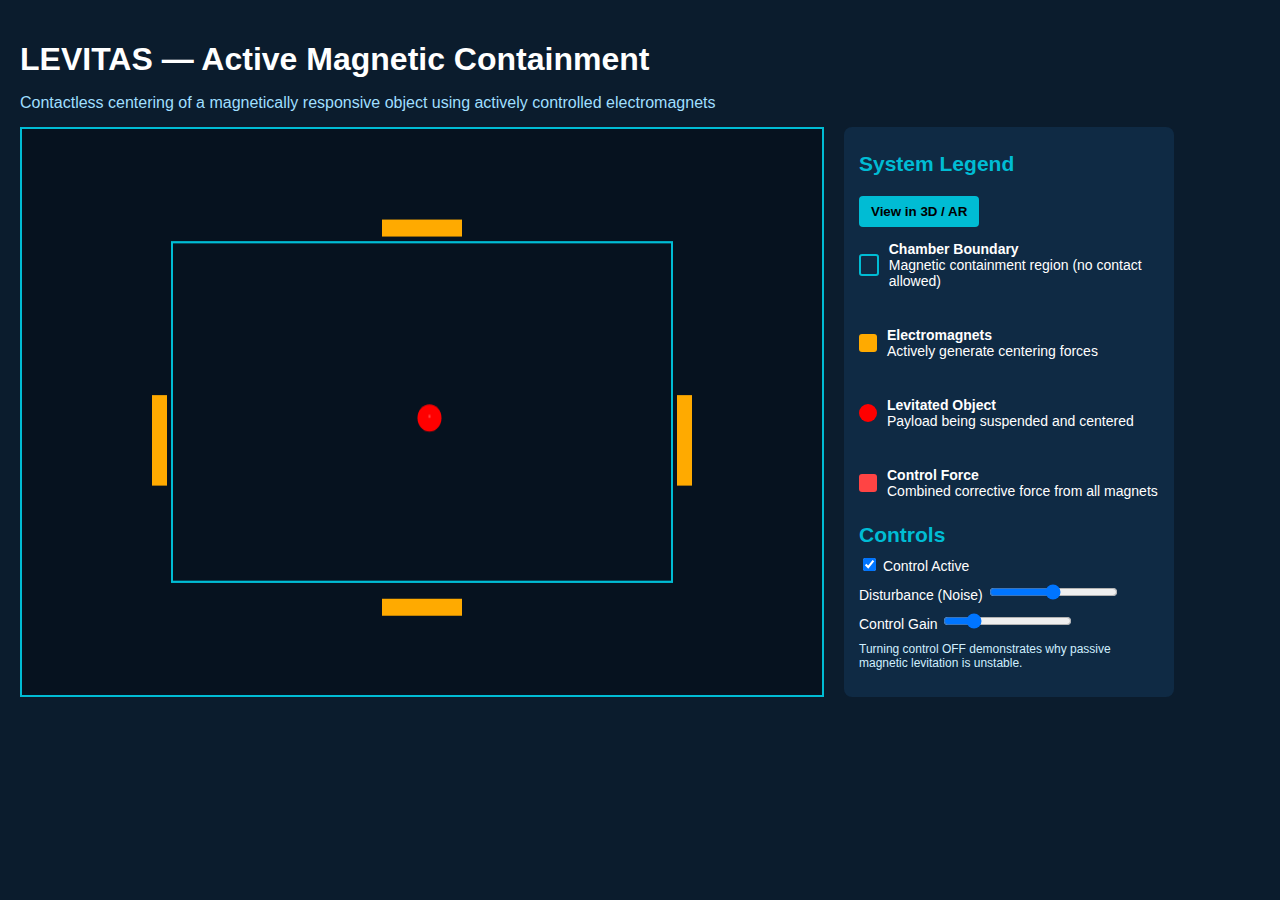
<file: visualization/index.html>
<!DOCTYPE html>
<html lang="en">
<head>
  <meta charset="UTF-8">
  <title>LEVITAS — Active Magnetic Containment</title>
  <link rel="stylesheet" href="style.css">
</head>

<body>

<h1>LEVITAS — Active Magnetic Containment</h1>
<p class="subtitle">
  Contactless centering of a magnetically responsive object using actively controlled electromagnets
</p>

<div class="layout">
  <canvas id="scene" width="800" height="500"></canvas>

  <div class="legend">
    <h2>System Legend</h2>

    <button id="view3D">View in 3D / AR</button>

    <div class="item">
      <span class="box chamber"></span>
      <p><b>Chamber Boundary</b><br>Magnetic containment region (no contact allowed)</p>
    </div>

    <div class="item">
      <span class="box magnet"></span>
      <p><b>Electromagnets</b><br>Actively generate centering forces</p>
    </div>

    <div class="item">
      <span class="box object"></span>
      <p><b>Levitated Object</b><br>Payload being suspended and centered</p>
    </div>

    <div class="item">
      <span class="box force"></span>
      <p><b>Control Force</b><br>Combined corrective force from all magnets</p>
    </div>

    <h2>Controls</h2>

    <label>
      <input type="checkbox" id="controlToggle" checked>
      Control Active
    </label>

    <label>
      Disturbance (Noise)
      <input type="range" id="noiseSlider" min="0" max="0.01" step="0.0002">
    </label>

    <label>
      Control Gain
      <input type="range" id="gainSlider" min="0.5" max="3" step="0.1" value="1">
    </label>

    <p class="note">
      Turning control OFF demonstrates why passive magnetic levitation is unstable.
    </p>
  </div>
</div>

<script src="levitas.js"></script>

<script>
  document.getElementById("view3D").addEventListener("click", () => {
    window.location.href = "3d.html";
  });
</script>

</body>
</html>
</file>
<file: visualization/style.css>
body {
  font-family: Arial, sans-serif;
  background: #0b1c2d;
  color: white;
  margin: 0;
  padding: 20px;
}

h1 {
  margin-bottom: 5px;
}

.subtitle {
  color: #9fdfff;
  margin-bottom: 15px;
}

.layout {
  display: flex;
  gap: 20px;
}

canvas {
  border: 2px solid #00bcd4;
  background: #06121f;
}

.legend {
  width: 300px;
  background: #0f2a44;
  padding: 15px;
  border-radius: 8px;
  font-size: 14px;
}

.legend h2 {
  margin-top: 10px;
  margin-bottom: 8px;
  color: #00bcd4;
}

.item {
  display: flex;
  align-items: center;
  margin-bottom: 10px;
}

.box {
  width: 18px;
  height: 18px;
  margin-right: 10px;
  border-radius: 3px;
}

.chamber {
  border: 2px solid #00bcd4;
  background: transparent;
}

.magnet {
  background: #ffaa00;
}

.object {
  background: red;
  border-radius: 50%;
}

.force {
  background: #ff4444;
}

label {
  display: block;
  margin-top: 8px;
}

.note {
  margin-top: 10px;
  font-size: 12px;
  color: #cfefff;
}

button {
  margin-top: 12px;
  padding: 8px 12px;
  background: #00bcd4;
  border: none;
  color: black;
  font-weight: bold;
  cursor: pointer;
  border-radius: 4px;
}

button:hover {
  background: #4ddcff;
}
</file>
